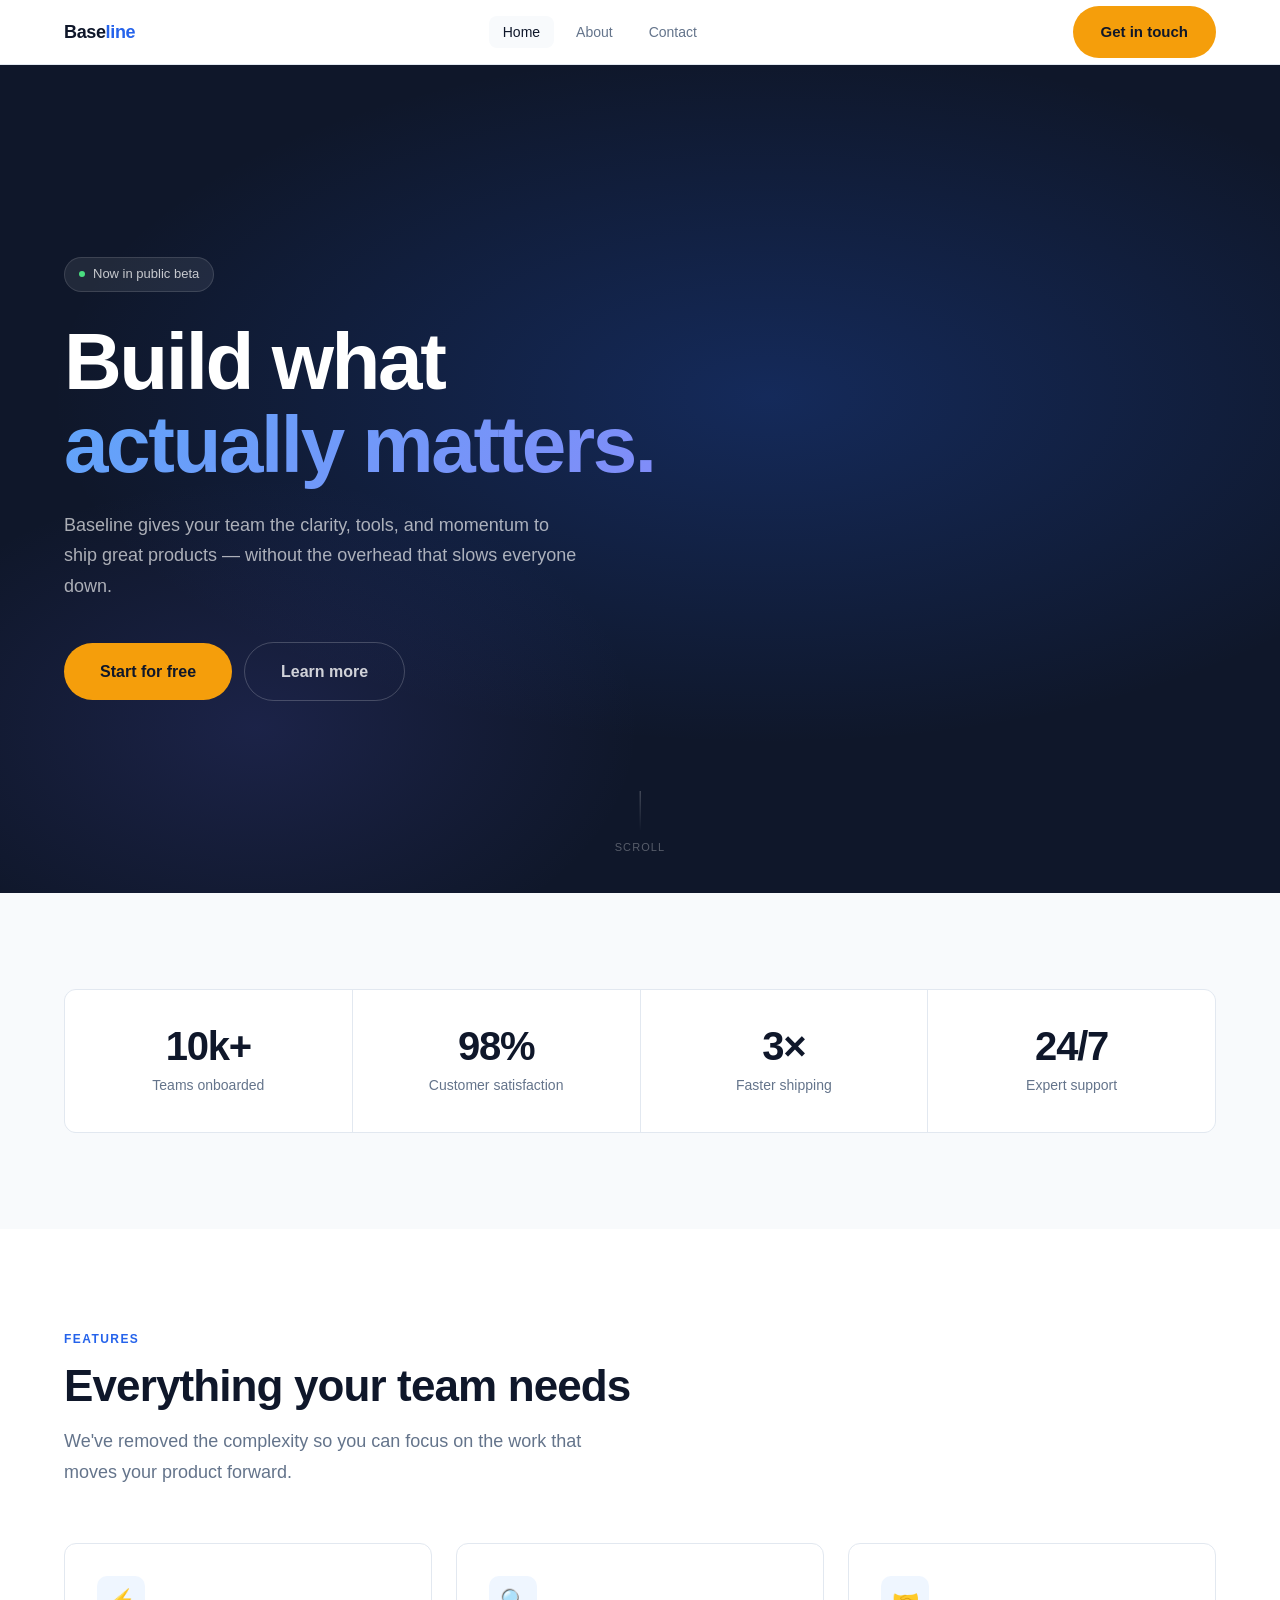
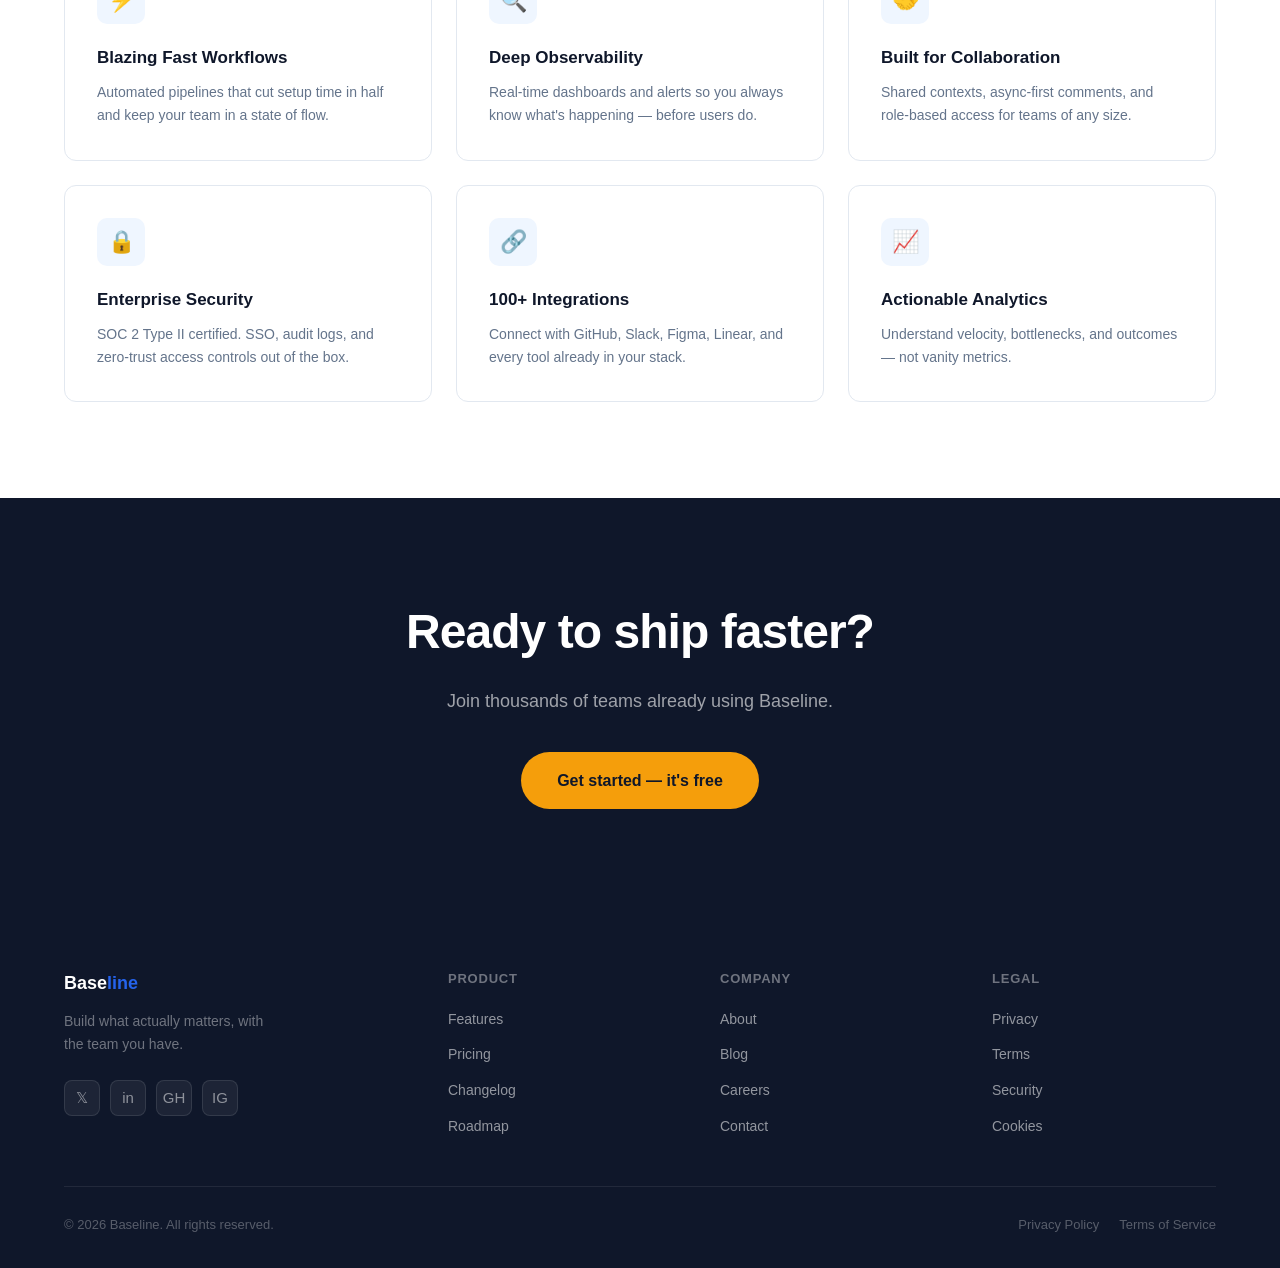
<file: index.html>
<!DOCTYPE html>
<html lang="en">
<head>
  <meta charset="UTF-8" />
  <meta name="viewport" content="width=device-width, initial-scale=1.0" />
  <title>Baseline — Build What Matters</title>
  <meta name="description" content="Baseline helps modern teams ship faster with the tools and workflows they actually need." />
  <link rel="stylesheet" href="css/styles.css" />
</head>
<body>

  <!-- Navigation -->
  <header class="nav">
    <div class="container">
      <div class="nav__inner">
        <a href="index.html" class="nav__logo">Base<span>line</span></a>
        <nav>
          <ul class="nav__links">
            <li><a href="index.html"   class="nav__link" data-page="index.html">Home</a></li>
            <li><a href="about.html"   class="nav__link" data-page="about.html">About</a></li>
            <li><a href="contact.html" class="nav__link" data-page="contact.html">Contact</a></li>
          </ul>
        </nav>
        <a href="contact.html" class="btn btn--primary nav__cta">Get in touch</a>
        <button class="nav__toggle" aria-label="Toggle menu" aria-expanded="false">
          <span></span><span></span><span></span>
        </button>
      </div>
      <div class="nav__mobile">
        <ul>
          <li><a href="index.html"   class="nav__link" data-page="index.html">Home</a></li>
          <li><a href="about.html"   class="nav__link" data-page="about.html">About</a></li>
          <li><a href="contact.html" class="nav__link" data-page="contact.html">Contact</a></li>
        </ul>
        <a href="contact.html" class="btn btn--primary">Get in touch</a>
      </div>
    </div>
  </header>

  <!-- Hero -->
  <section class="hero">
    <div class="container">
      <div class="hero__inner">
        <div class="hero__badge">
          <span class="hero__badge-dot"></span>
          Now in public beta
        </div>
        <h1 class="hero__headline">
          Build what<br><em>actually matters.</em>
        </h1>
        <p class="hero__subtext">
          Baseline gives your team the clarity, tools, and momentum to ship
          great products — without the overhead that slows everyone down.
        </p>
        <div class="hero__actions">
          <a href="contact.html" class="btn btn--primary btn--lg">Start for free</a>
          <a href="about.html"   class="btn btn--outline btn--lg">Learn more</a>
        </div>
      </div>
    </div>
    <div class="hero__scroll" aria-hidden="true">
      <div class="hero__scroll-line"></div>
      scroll
    </div>
  </section>

  <!-- Stats -->
  <section class="section section--alt">
    <div class="container">
      <div class="stats">
        <div class="stat">
          <div class="stat__number">10k+</div>
          <div class="stat__label">Teams onboarded</div>
        </div>
        <div class="stat">
          <div class="stat__number">98%</div>
          <div class="stat__label">Customer satisfaction</div>
        </div>
        <div class="stat">
          <div class="stat__number">3×</div>
          <div class="stat__label">Faster shipping</div>
        </div>
        <div class="stat">
          <div class="stat__number">24/7</div>
          <div class="stat__label">Expert support</div>
        </div>
      </div>
    </div>
  </section>

  <!-- Features -->
  <section class="section">
    <div class="container">
      <div class="section__header">
        <span class="section__label">Features</span>
        <h2 class="section__title">Everything your team needs</h2>
        <p class="section__subtitle">
          We've removed the complexity so you can focus on the work that moves your product forward.
        </p>
      </div>
      <div class="cards">
        <div class="card">
          <div class="card__icon">⚡</div>
          <h3 class="card__title">Blazing Fast Workflows</h3>
          <p class="card__text">Automated pipelines that cut setup time in half and keep your team in a state of flow.</p>
        </div>
        <div class="card">
          <div class="card__icon">🔍</div>
          <h3 class="card__title">Deep Observability</h3>
          <p class="card__text">Real-time dashboards and alerts so you always know what's happening — before users do.</p>
        </div>
        <div class="card">
          <div class="card__icon">🤝</div>
          <h3 class="card__title">Built for Collaboration</h3>
          <p class="card__text">Shared contexts, async-first comments, and role-based access for teams of any size.</p>
        </div>
        <div class="card">
          <div class="card__icon">🔒</div>
          <h3 class="card__title">Enterprise Security</h3>
          <p class="card__text">SOC 2 Type II certified. SSO, audit logs, and zero-trust access controls out of the box.</p>
        </div>
        <div class="card">
          <div class="card__icon">🔗</div>
          <h3 class="card__title">100+ Integrations</h3>
          <p class="card__text">Connect with GitHub, Slack, Figma, Linear, and every tool already in your stack.</p>
        </div>
        <div class="card">
          <div class="card__icon">📈</div>
          <h3 class="card__title">Actionable Analytics</h3>
          <p class="card__text">Understand velocity, bottlenecks, and outcomes — not vanity metrics.</p>
        </div>
      </div>
    </div>
  </section>

  <!-- CTA Banner -->
  <section class="cta-banner">
    <div class="container">
      <h2 class="cta-banner__title">Ready to ship faster?</h2>
      <p class="cta-banner__sub">Join thousands of teams already using Baseline.</p>
      <a href="contact.html" class="btn btn--primary btn--lg">Get started — it's free</a>
    </div>
  </section>

  <!-- Footer -->
  <footer class="footer">
    <div class="container">
      <div class="footer__top">
        <div>
          <div class="footer__brand-name">Base<span>line</span></div>
          <p class="footer__tagline">Build what actually matters, with the team you have.</p>
          <div class="footer__socials">
            <a href="#" class="footer__social" aria-label="Twitter / X">𝕏</a>
            <a href="#" class="footer__social" aria-label="LinkedIn">in</a>
            <a href="#" class="footer__social" aria-label="GitHub">GH</a>
            <a href="#" class="footer__social" aria-label="Instagram">IG</a>
          </div>
        </div>
        <div>
          <div class="footer__col-title">Product</div>
          <ul class="footer__col-links">
            <li><a href="#" class="footer__col-link">Features</a></li>
            <li><a href="#" class="footer__col-link">Pricing</a></li>
            <li><a href="#" class="footer__col-link">Changelog</a></li>
            <li><a href="#" class="footer__col-link">Roadmap</a></li>
          </ul>
        </div>
        <div>
          <div class="footer__col-title">Company</div>
          <ul class="footer__col-links">
            <li><a href="about.html"   class="footer__col-link">About</a></li>
            <li><a href="#"            class="footer__col-link">Blog</a></li>
            <li><a href="#"            class="footer__col-link">Careers</a></li>
            <li><a href="contact.html" class="footer__col-link">Contact</a></li>
          </ul>
        </div>
        <div>
          <div class="footer__col-title">Legal</div>
          <ul class="footer__col-links">
            <li><a href="#" class="footer__col-link">Privacy</a></li>
            <li><a href="#" class="footer__col-link">Terms</a></li>
            <li><a href="#" class="footer__col-link">Security</a></li>
            <li><a href="#" class="footer__col-link">Cookies</a></li>
          </ul>
        </div>
      </div>
      <div class="footer__bottom">
        <span class="footer__copy">© 2026 Baseline. All rights reserved.</span>
        <div class="footer__bottom-links">
          <a href="#" class="footer__bottom-link">Privacy Policy</a>
          <a href="#" class="footer__bottom-link">Terms of Service</a>
        </div>
      </div>
    </div>
  </footer>

  <script src="js/main.js"></script>
</body>
</html>
</file>
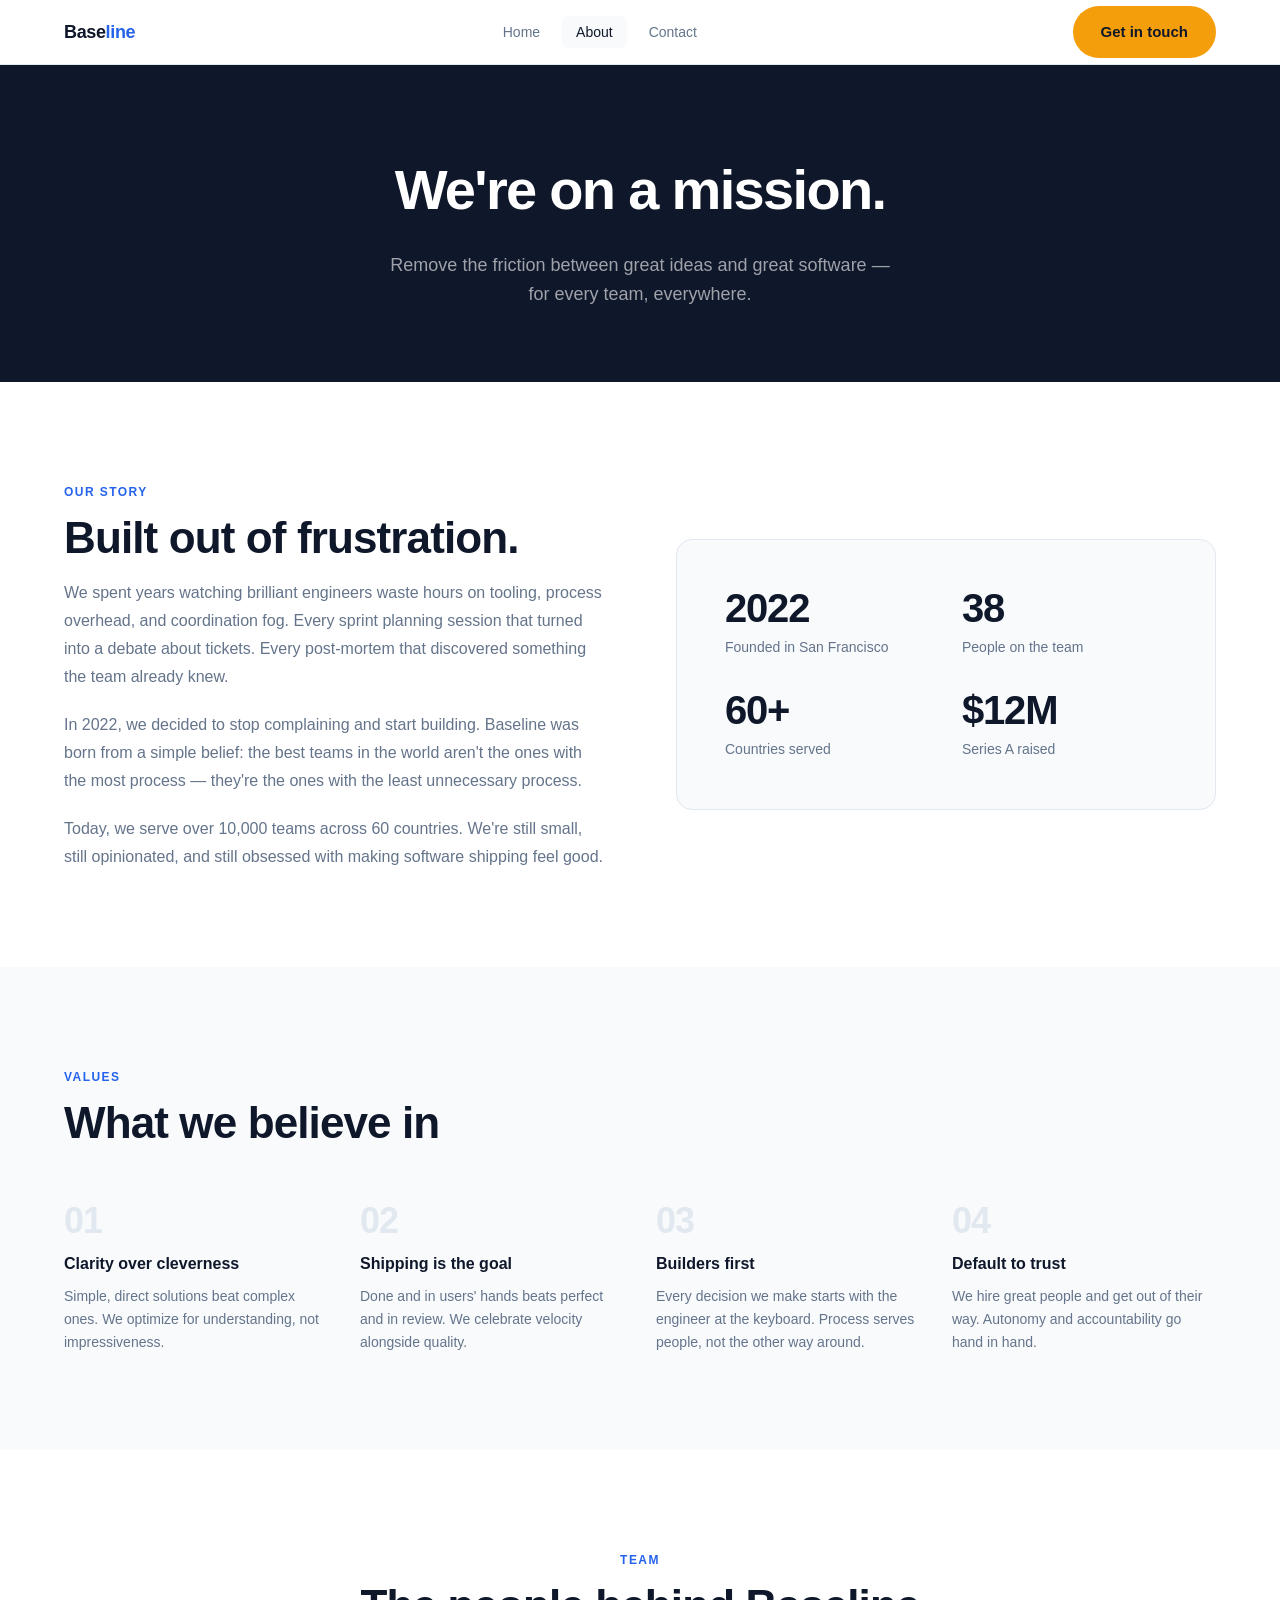
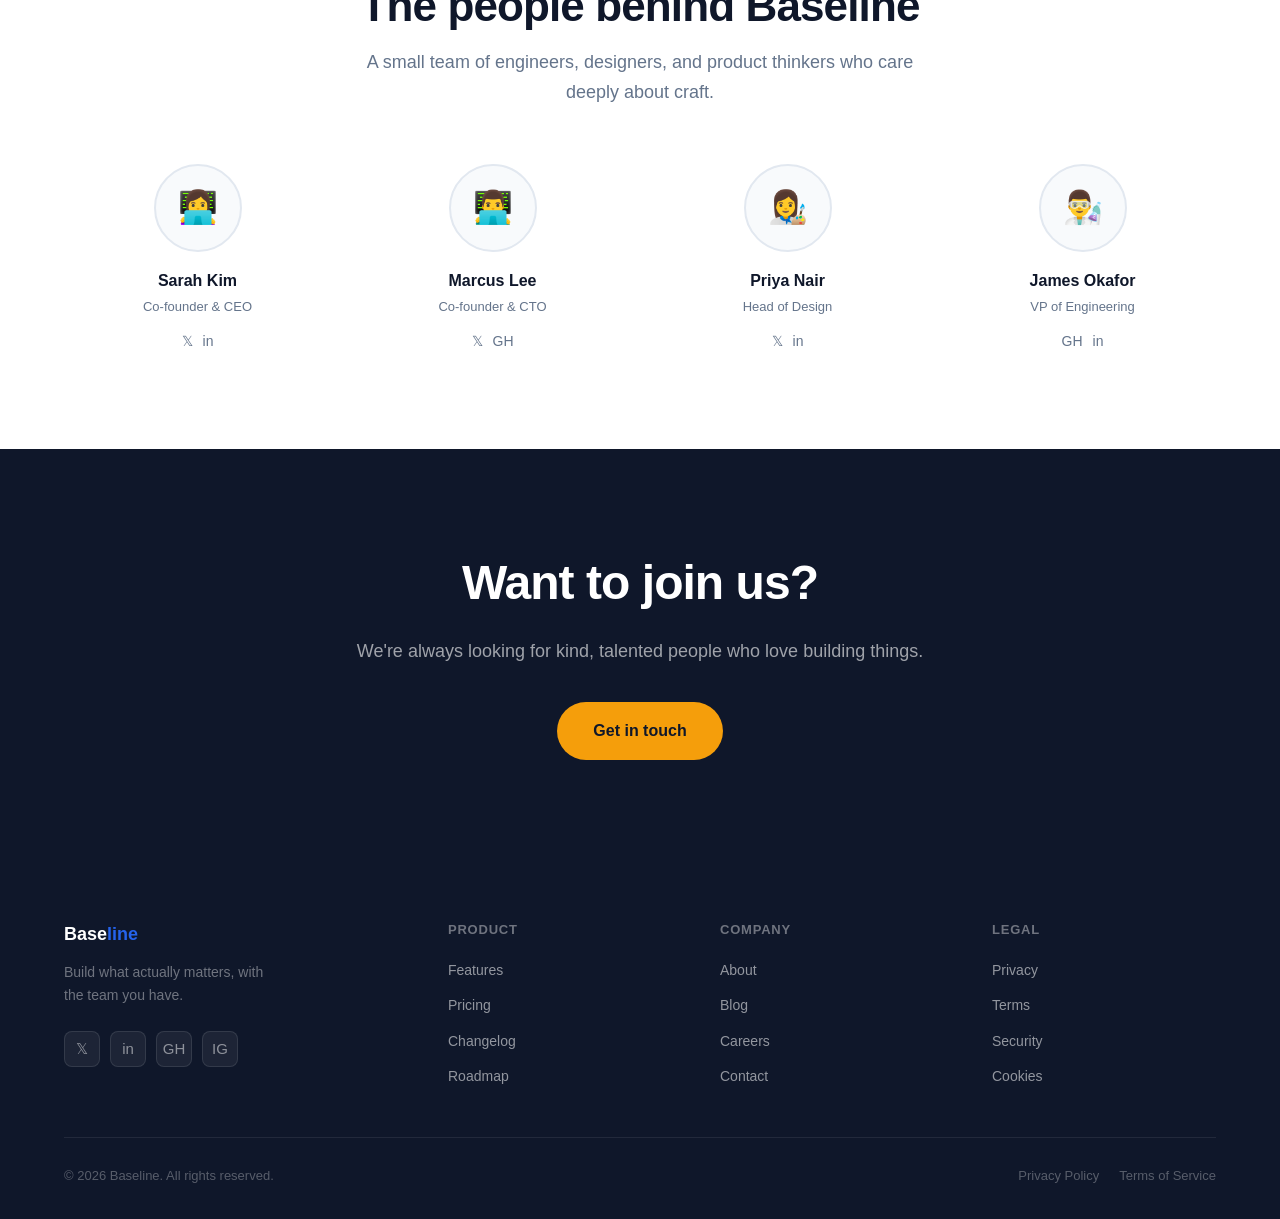
<file: about.html>
<!DOCTYPE html>
<html lang="en">
<head>
  <meta charset="UTF-8" />
  <meta name="viewport" content="width=device-width, initial-scale=1.0" />
  <title>About — Baseline</title>
  <meta name="description" content="We're a small team on a mission to remove the friction between great ideas and great software." />
  <link rel="stylesheet" href="css/styles.css" />
</head>
<body>

  <!-- Navigation -->
  <header class="nav">
    <div class="container">
      <div class="nav__inner">
        <a href="index.html" class="nav__logo">Base<span>line</span></a>
        <nav>
          <ul class="nav__links">
            <li><a href="index.html"   class="nav__link" data-page="index.html">Home</a></li>
            <li><a href="about.html"   class="nav__link" data-page="about.html">About</a></li>
            <li><a href="contact.html" class="nav__link" data-page="contact.html">Contact</a></li>
          </ul>
        </nav>
        <a href="contact.html" class="btn btn--primary nav__cta">Get in touch</a>
        <button class="nav__toggle" aria-label="Toggle menu" aria-expanded="false">
          <span></span><span></span><span></span>
        </button>
      </div>
      <div class="nav__mobile">
        <ul>
          <li><a href="index.html"   class="nav__link" data-page="index.html">Home</a></li>
          <li><a href="about.html"   class="nav__link" data-page="about.html">About</a></li>
          <li><a href="contact.html" class="nav__link" data-page="contact.html">Contact</a></li>
        </ul>
        <a href="contact.html" class="btn btn--primary">Get in touch</a>
      </div>
    </div>
  </header>

  <!-- Page Hero -->
  <section class="page-hero">
    <div class="container">
      <h1 class="page-hero__title">We're on a mission.</h1>
      <p class="page-hero__subtitle">
        Remove the friction between great ideas and great software — for every team, everywhere.
      </p>
    </div>
  </section>

  <!-- Story -->
  <section class="section">
    <div class="container">
      <div style="display:grid; grid-template-columns:1fr 1fr; gap:72px; align-items:center;">
        <div>
          <span class="section__label">Our story</span>
          <h2 class="section__title">Built out of frustration.</h2>
          <p style="color:var(--color-muted); line-height:1.75; margin-bottom:20px;">
            We spent years watching brilliant engineers waste hours on tooling, process overhead,
            and coordination fog. Every sprint planning session that turned into a debate about
            tickets. Every post-mortem that discovered something the team already knew.
          </p>
          <p style="color:var(--color-muted); line-height:1.75; margin-bottom:20px;">
            In 2022, we decided to stop complaining and start building. Baseline was born from
            a simple belief: the best teams in the world aren't the ones with the most process
            — they're the ones with the least unnecessary process.
          </p>
          <p style="color:var(--color-muted); line-height:1.75;">
            Today, we serve over 10,000 teams across 60 countries. We're still small,
            still opinionated, and still obsessed with making software shipping feel good.
          </p>
        </div>
        <div style="background:var(--color-bg-alt); border-radius:16px; padding:48px; border:1px solid var(--color-border);">
          <div class="stats" style="border:none; border-radius:0; background:none; gap:32px;">
            <div class="stat" style="padding:0; text-align:left; background:none;">
              <div class="stat__number">2022</div>
              <div class="stat__label">Founded in San Francisco</div>
            </div>
            <div class="stat" style="padding:0; text-align:left; background:none;">
              <div class="stat__number">38</div>
              <div class="stat__label">People on the team</div>
            </div>
            <div class="stat" style="padding:0; text-align:left; background:none;">
              <div class="stat__number">60+</div>
              <div class="stat__label">Countries served</div>
            </div>
            <div class="stat" style="padding:0; text-align:left; background:none;">
              <div class="stat__number">$12M</div>
              <div class="stat__label">Series A raised</div>
            </div>
          </div>
        </div>
      </div>
    </div>
  </section>

  <!-- Values -->
  <section class="section section--alt">
    <div class="container">
      <div class="section__header">
        <span class="section__label">Values</span>
        <h2 class="section__title">What we believe in</h2>
      </div>
      <div class="values">
        <div>
          <div class="value__number">01</div>
          <h3 class="value__title">Clarity over cleverness</h3>
          <p class="value__text">Simple, direct solutions beat complex ones. We optimize for understanding, not impressiveness.</p>
        </div>
        <div>
          <div class="value__number">02</div>
          <h3 class="value__title">Shipping is the goal</h3>
          <p class="value__text">Done and in users' hands beats perfect and in review. We celebrate velocity alongside quality.</p>
        </div>
        <div>
          <div class="value__number">03</div>
          <h3 class="value__title">Builders first</h3>
          <p class="value__text">Every decision we make starts with the engineer at the keyboard. Process serves people, not the other way around.</p>
        </div>
        <div>
          <div class="value__number">04</div>
          <h3 class="value__title">Default to trust</h3>
          <p class="value__text">We hire great people and get out of their way. Autonomy and accountability go hand in hand.</p>
        </div>
      </div>
    </div>
  </section>

  <!-- Team -->
  <section class="section">
    <div class="container">
      <div class="section__header section__header--center">
        <span class="section__label">Team</span>
        <h2 class="section__title">The people behind Baseline</h2>
        <p class="section__subtitle">A small team of engineers, designers, and product thinkers who care deeply about craft.</p>
      </div>
      <div class="team">
        <div class="team-card">
          <div class="team-card__avatar">👩‍💻</div>
          <div class="team-card__name">Sarah Kim</div>
          <div class="team-card__role">Co-founder & CEO</div>
          <div class="team-card__socials">
            <a href="#" class="team-card__social">𝕏</a>
            <a href="#" class="team-card__social">in</a>
          </div>
        </div>
        <div class="team-card">
          <div class="team-card__avatar">👨‍💻</div>
          <div class="team-card__name">Marcus Lee</div>
          <div class="team-card__role">Co-founder & CTO</div>
          <div class="team-card__socials">
            <a href="#" class="team-card__social">𝕏</a>
            <a href="#" class="team-card__social">GH</a>
          </div>
        </div>
        <div class="team-card">
          <div class="team-card__avatar">👩‍🎨</div>
          <div class="team-card__name">Priya Nair</div>
          <div class="team-card__role">Head of Design</div>
          <div class="team-card__socials">
            <a href="#" class="team-card__social">𝕏</a>
            <a href="#" class="team-card__social">in</a>
          </div>
        </div>
        <div class="team-card">
          <div class="team-card__avatar">👨‍🔬</div>
          <div class="team-card__name">James Okafor</div>
          <div class="team-card__role">VP of Engineering</div>
          <div class="team-card__socials">
            <a href="#" class="team-card__social">GH</a>
            <a href="#" class="team-card__social">in</a>
          </div>
        </div>
      </div>
    </div>
  </section>

  <!-- CTA Banner -->
  <section class="cta-banner">
    <div class="container">
      <h2 class="cta-banner__title">Want to join us?</h2>
      <p class="cta-banner__sub">We're always looking for kind, talented people who love building things.</p>
      <a href="contact.html" class="btn btn--primary btn--lg">Get in touch</a>
    </div>
  </section>

  <!-- Footer -->
  <footer class="footer">
    <div class="container">
      <div class="footer__top">
        <div>
          <div class="footer__brand-name">Base<span>line</span></div>
          <p class="footer__tagline">Build what actually matters, with the team you have.</p>
          <div class="footer__socials">
            <a href="#" class="footer__social" aria-label="Twitter / X">𝕏</a>
            <a href="#" class="footer__social" aria-label="LinkedIn">in</a>
            <a href="#" class="footer__social" aria-label="GitHub">GH</a>
            <a href="#" class="footer__social" aria-label="Instagram">IG</a>
          </div>
        </div>
        <div>
          <div class="footer__col-title">Product</div>
          <ul class="footer__col-links">
            <li><a href="#" class="footer__col-link">Features</a></li>
            <li><a href="#" class="footer__col-link">Pricing</a></li>
            <li><a href="#" class="footer__col-link">Changelog</a></li>
            <li><a href="#" class="footer__col-link">Roadmap</a></li>
          </ul>
        </div>
        <div>
          <div class="footer__col-title">Company</div>
          <ul class="footer__col-links">
            <li><a href="about.html"   class="footer__col-link">About</a></li>
            <li><a href="#"            class="footer__col-link">Blog</a></li>
            <li><a href="#"            class="footer__col-link">Careers</a></li>
            <li><a href="contact.html" class="footer__col-link">Contact</a></li>
          </ul>
        </div>
        <div>
          <div class="footer__col-title">Legal</div>
          <ul class="footer__col-links">
            <li><a href="#" class="footer__col-link">Privacy</a></li>
            <li><a href="#" class="footer__col-link">Terms</a></li>
            <li><a href="#" class="footer__col-link">Security</a></li>
            <li><a href="#" class="footer__col-link">Cookies</a></li>
          </ul>
        </div>
      </div>
      <div class="footer__bottom">
        <span class="footer__copy">© 2026 Baseline. All rights reserved.</span>
        <div class="footer__bottom-links">
          <a href="#" class="footer__bottom-link">Privacy Policy</a>
          <a href="#" class="footer__bottom-link">Terms of Service</a>
        </div>
      </div>
    </div>
  </footer>

  <script src="js/main.js"></script>
</body>
</html>
</file>
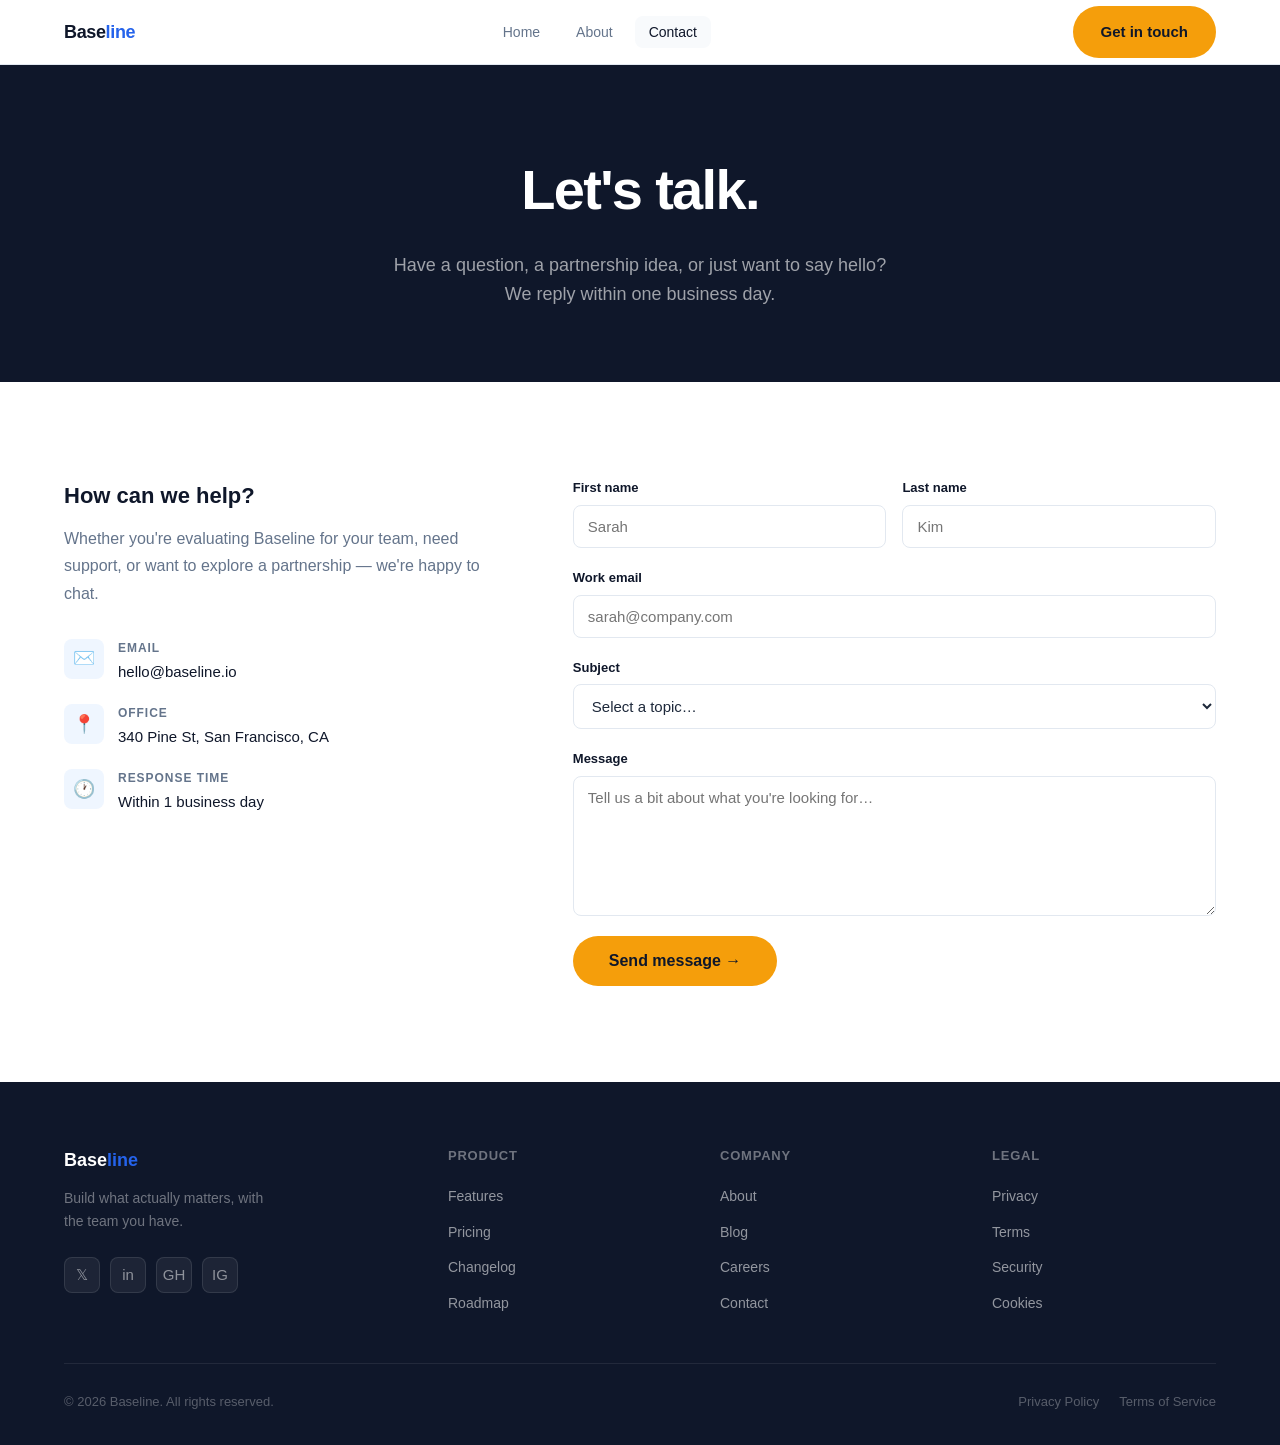
<file: contact.html>
<!DOCTYPE html>
<html lang="en">
<head>
  <meta charset="UTF-8" />
  <meta name="viewport" content="width=device-width, initial-scale=1.0" />
  <title>Contact — Baseline</title>
  <meta name="description" content="Have a question or ready to get started? We'd love to hear from you." />
  <link rel="stylesheet" href="css/styles.css" />
</head>
<body>

  <!-- Navigation -->
  <header class="nav">
    <div class="container">
      <div class="nav__inner">
        <a href="index.html" class="nav__logo">Base<span>line</span></a>
        <nav>
          <ul class="nav__links">
            <li><a href="index.html"   class="nav__link" data-page="index.html">Home</a></li>
            <li><a href="about.html"   class="nav__link" data-page="about.html">About</a></li>
            <li><a href="contact.html" class="nav__link" data-page="contact.html">Contact</a></li>
          </ul>
        </nav>
        <a href="contact.html" class="btn btn--primary nav__cta">Get in touch</a>
        <button class="nav__toggle" aria-label="Toggle menu" aria-expanded="false">
          <span></span><span></span><span></span>
        </button>
      </div>
      <div class="nav__mobile">
        <ul>
          <li><a href="index.html"   class="nav__link" data-page="index.html">Home</a></li>
          <li><a href="about.html"   class="nav__link" data-page="about.html">About</a></li>
          <li><a href="contact.html" class="nav__link" data-page="contact.html">Contact</a></li>
        </ul>
        <a href="contact.html" class="btn btn--primary">Get in touch</a>
      </div>
    </div>
  </header>

  <!-- Page Hero -->
  <section class="page-hero">
    <div class="container">
      <h1 class="page-hero__title">Let's talk.</h1>
      <p class="page-hero__subtitle">
        Have a question, a partnership idea, or just want to say hello? We reply within one business day.
      </p>
    </div>
  </section>

  <!-- Contact -->
  <section class="section">
    <div class="container">
      <div class="contact-layout">

        <!-- Info -->
        <div>
          <h2 class="contact-info__title">How can we help?</h2>
          <p class="contact-info__text">
            Whether you're evaluating Baseline for your team, need support, or want to explore
            a partnership — we're happy to chat.
          </p>
          <div class="contact-details">
            <div class="contact-detail">
              <div class="contact-detail__icon">✉️</div>
              <div>
                <div class="contact-detail__label">Email</div>
                <div class="contact-detail__value">hello@baseline.io</div>
              </div>
            </div>
            <div class="contact-detail">
              <div class="contact-detail__icon">📍</div>
              <div>
                <div class="contact-detail__label">Office</div>
                <div class="contact-detail__value">340 Pine St, San Francisco, CA</div>
              </div>
            </div>
            <div class="contact-detail">
              <div class="contact-detail__icon">🕐</div>
              <div>
                <div class="contact-detail__label">Response time</div>
                <div class="contact-detail__value">Within 1 business day</div>
              </div>
            </div>
          </div>
        </div>

        <!-- Form -->
        <div>
          <form class="form" id="contact-form" novalidate>
            <div class="form-row">
              <div class="form-group">
                <label for="first-name">First name</label>
                <input type="text" id="first-name" name="first_name" placeholder="Sarah" required />
                <span class="error-msg">Please enter your first name.</span>
              </div>
              <div class="form-group">
                <label for="last-name">Last name</label>
                <input type="text" id="last-name" name="last_name" placeholder="Kim" required />
                <span class="error-msg">Please enter your last name.</span>
              </div>
            </div>
            <div class="form-group">
              <label for="email">Work email</label>
              <input type="email" id="email" name="email" placeholder="sarah@company.com" required />
              <span class="error-msg">Please enter a valid email address.</span>
            </div>
            <div class="form-group">
              <label for="subject">Subject</label>
              <select id="subject" name="subject" required>
                <option value="">Select a topic…</option>
                <option value="demo">Request a demo</option>
                <option value="pricing">Pricing question</option>
                <option value="support">Technical support</option>
                <option value="partnership">Partnership</option>
                <option value="other">Something else</option>
              </select>
              <span class="error-msg">Please select a subject.</span>
            </div>
            <div class="form-group">
              <label for="message">Message</label>
              <textarea id="message" name="message" placeholder="Tell us a bit about what you're looking for…" required></textarea>
              <span class="error-msg">Please enter your message.</span>
            </div>
            <button type="submit" class="btn btn--primary btn--lg" style="align-self:flex-start;">
              Send message →
            </button>
          </form>

          <div class="form__success" id="form-success">
            <div class="form__success-icon">✅</div>
            <div class="form__success-title">Message sent!</div>
            <p class="form__success-text">Thanks for reaching out. We'll get back to you within one business day.</p>
          </div>
        </div>

      </div>
    </div>
  </section>

  <!-- Footer -->
  <footer class="footer">
    <div class="container">
      <div class="footer__top">
        <div>
          <div class="footer__brand-name">Base<span>line</span></div>
          <p class="footer__tagline">Build what actually matters, with the team you have.</p>
          <div class="footer__socials">
            <a href="#" class="footer__social" aria-label="Twitter / X">𝕏</a>
            <a href="#" class="footer__social" aria-label="LinkedIn">in</a>
            <a href="#" class="footer__social" aria-label="GitHub">GH</a>
            <a href="#" class="footer__social" aria-label="Instagram">IG</a>
          </div>
        </div>
        <div>
          <div class="footer__col-title">Product</div>
          <ul class="footer__col-links">
            <li><a href="#" class="footer__col-link">Features</a></li>
            <li><a href="#" class="footer__col-link">Pricing</a></li>
            <li><a href="#" class="footer__col-link">Changelog</a></li>
            <li><a href="#" class="footer__col-link">Roadmap</a></li>
          </ul>
        </div>
        <div>
          <div class="footer__col-title">Company</div>
          <ul class="footer__col-links">
            <li><a href="about.html"   class="footer__col-link">About</a></li>
            <li><a href="#"            class="footer__col-link">Blog</a></li>
            <li><a href="#"            class="footer__col-link">Careers</a></li>
            <li><a href="contact.html" class="footer__col-link">Contact</a></li>
          </ul>
        </div>
        <div>
          <div class="footer__col-title">Legal</div>
          <ul class="footer__col-links">
            <li><a href="#" class="footer__col-link">Privacy</a></li>
            <li><a href="#" class="footer__col-link">Terms</a></li>
            <li><a href="#" class="footer__col-link">Security</a></li>
            <li><a href="#" class="footer__col-link">Cookies</a></li>
          </ul>
        </div>
      </div>
      <div class="footer__bottom">
        <span class="footer__copy">© 2026 Baseline. All rights reserved.</span>
        <div class="footer__bottom-links">
          <a href="#" class="footer__bottom-link">Privacy Policy</a>
          <a href="#" class="footer__bottom-link">Terms of Service</a>
        </div>
      </div>
    </div>
  </footer>

  <script src="js/main.js"></script>
</body>
</html>
</file>
<file: css/styles.css>
/* ─── Variables ─────────────────────────────────────────── */
:root {
  --color-dark:        #0f172a;
  --color-dark-muted:  #1e293b;
  --color-accent:      #2563eb;
  --color-accent-dark: #1d4ed8;
  --color-text:        #1e293b;
  --color-muted:       #64748b;
  --color-border:      #e2e8f0;
  --color-bg:          #ffffff;
  --color-bg-alt:      #f8fafc;

  --font: -apple-system, BlinkMacSystemFont, 'Segoe UI', Roboto, 'Helvetica Neue', Arial, sans-serif;
  --radius: 8px;
  --shadow: 0 1px 3px rgba(0,0,0,.08), 0 4px 16px rgba(0,0,0,.06);
  --transition: 0.2s ease;
  --max-width: 1200px;
}

/* ─── Reset ─────────────────────────────────────────────── */
*, *::before, *::after { box-sizing: border-box; margin: 0; padding: 0; }
html { scroll-behavior: smooth; }
body {
  font-family: var(--font);
  font-size: 16px;
  line-height: 1.6;
  color: var(--color-text);
  background: var(--color-bg);
  -webkit-font-smoothing: antialiased;
}
img { display: block; max-width: 100%; }
a { color: inherit; text-decoration: none; }
button { font-family: var(--font); cursor: pointer; border: none; }
ul { list-style: none; }

/* ─── Utility ───────────────────────────────────────────── */
.container {
  width: 100%;
  max-width: var(--max-width);
  margin: 0 auto;
  padding: 0 24px;
}
.section { padding: 96px 0; }
.section--alt { background: var(--color-bg-alt); }
.section__label {
  display: inline-block;
  font-size: 12px;
  font-weight: 700;
  letter-spacing: .12em;
  text-transform: uppercase;
  color: var(--color-accent);
  margin-bottom: 12px;
}
.section__title {
  font-size: clamp(28px, 4vw, 44px);
  font-weight: 800;
  letter-spacing: -.02em;
  line-height: 1.1;
  color: var(--color-dark);
  margin-bottom: 16px;
}
.section__subtitle {
  font-size: 18px;
  color: var(--color-muted);
  max-width: 560px;
  line-height: 1.7;
}
.section__header { margin-bottom: 56px; }
.section__header--center { text-align: center; }
.section__header--center .section__subtitle { margin: 0 auto; }

/* ─── Buttons ───────────────────────────────────────────── */
.btn {
  display: inline-flex;
  align-items: center;
  gap: 8px;
  padding: 14px 28px;
  border-radius: 100px;
  font-size: 15px;
  font-weight: 600;
  transition: background var(--transition), transform var(--transition), box-shadow var(--transition);
}
.btn--primary {
  background: #f59e0b;
  color: #0f172a;
}
.btn--primary:hover {
  background: #d97706;
  transform: translateY(-1px);
  box-shadow: 0 4px 12px rgba(245,158,11,.4);
}
.btn--outline {
  background: transparent;
  color: var(--color-dark);
  border: 1.5px solid var(--color-border);
}
.btn--outline:hover {
  border-color: var(--color-dark);
  transform: translateY(-1px);
}
.btn--lg { padding: 16px 36px; font-size: 16px; }

/* ─── Navigation ────────────────────────────────────────── */
.nav {
  position: sticky;
  top: 0;
  z-index: 100;
  background: rgba(255,255,255,.92);
  backdrop-filter: blur(12px);
  -webkit-backdrop-filter: blur(12px);
  border-bottom: 1px solid var(--color-border);
}
.nav__inner {
  display: flex;
  align-items: center;
  justify-content: space-between;
  height: 64px;
}
.nav__logo {
  font-size: 18px;
  font-weight: 800;
  letter-spacing: -.02em;
  color: var(--color-dark);
}
.nav__logo span { color: var(--color-accent); }
.nav__links {
  display: flex;
  align-items: center;
  gap: 8px;
}
.nav__link {
  padding: 8px 14px;
  border-radius: var(--radius);
  font-size: 14px;
  font-weight: 500;
  color: var(--color-muted);
  transition: color var(--transition), background var(--transition);
}
.nav__link:hover, .nav__link.active {
  color: var(--color-dark);
  background: var(--color-bg-alt);
}
.nav__cta { margin-left: 8px; }
.nav__toggle {
  display: none;
  flex-direction: column;
  gap: 5px;
  background: none;
  padding: 4px;
}
.nav__toggle span {
  display: block;
  width: 22px;
  height: 2px;
  background: var(--color-dark);
  border-radius: 2px;
  transition: transform var(--transition), opacity var(--transition);
}
.nav__toggle.open span:nth-child(1) { transform: translateY(7px) rotate(45deg); }
.nav__toggle.open span:nth-child(2) { opacity: 0; }
.nav__toggle.open span:nth-child(3) { transform: translateY(-7px) rotate(-45deg); }
.nav__mobile {
  display: none;
  padding: 16px 0;
  border-top: 1px solid var(--color-border);
}
.nav__mobile.open { display: block; }
.nav__mobile .nav__link {
  display: block;
  padding: 12px 0;
  font-size: 16px;
  border-radius: 0;
  border-bottom: 1px solid var(--color-border);
}
.nav__mobile .btn { width: 100%; justify-content: center; margin-top: 16px; }

/* ─── Hero ──────────────────────────────────────────────── */
.hero {
  position: relative;
  min-height: 92vh;
  display: flex;
  align-items: center;
  background: var(--color-dark);
  overflow: hidden;
}
.hero::before {
  content: '';
  position: absolute;
  inset: 0;
  background:
    radial-gradient(ellipse 80% 60% at 60% 40%, rgba(37,99,235,.25) 0%, transparent 70%),
    radial-gradient(ellipse 50% 50% at 20% 80%, rgba(99,102,241,.15) 0%, transparent 60%);
}
.hero__inner {
  position: relative;
  z-index: 1;
  max-width: 680px;
}
.hero__badge {
  display: inline-flex;
  align-items: center;
  gap: 8px;
  background: rgba(255,255,255,.08);
  border: 1px solid rgba(255,255,255,.12);
  color: rgba(255,255,255,.75);
  font-size: 13px;
  font-weight: 500;
  padding: 6px 14px;
  border-radius: 100px;
  margin-bottom: 28px;
}
.hero__badge-dot {
  width: 6px; height: 6px;
  background: #4ade80;
  border-radius: 50%;
}
.hero__headline {
  font-size: clamp(44px, 7vw, 80px);
  font-weight: 800;
  line-height: 1.04;
  letter-spacing: -.03em;
  color: #fff;
  margin-bottom: 24px;
}
.hero__headline em {
  font-style: normal;
  background: linear-gradient(135deg, #60a5fa, #818cf8);
  -webkit-background-clip: text;
  -webkit-text-fill-color: transparent;
  background-clip: text;
}
.hero__subtext {
  font-size: 18px;
  color: rgba(255,255,255,.65);
  line-height: 1.7;
  margin-bottom: 40px;
  max-width: 520px;
}
.hero__actions {
  display: flex;
  flex-wrap: wrap;
  gap: 12px;
  align-items: center;
}
.hero__actions .btn--outline {
  color: rgba(255,255,255,.8);
  border-color: rgba(255,255,255,.2);
}
.hero__actions .btn--outline:hover {
  color: #fff;
  border-color: rgba(255,255,255,.5);
}
.hero__scroll {
  position: absolute;
  bottom: 36px;
  left: 50%;
  transform: translateX(-50%);
  display: flex;
  flex-direction: column;
  align-items: center;
  gap: 8px;
  color: rgba(255,255,255,.3);
  font-size: 11px;
  letter-spacing: .1em;
  text-transform: uppercase;
}
.hero__scroll-line {
  width: 1px;
  height: 40px;
  background: linear-gradient(to bottom, rgba(255,255,255,.3), transparent);
}

/* ─── Page Hero (inner pages) ───────────────────────────── */
.page-hero {
  background: var(--color-dark);
  padding: 80px 0 72px;
  text-align: center;
}
.page-hero__title {
  font-size: clamp(32px, 5vw, 56px);
  font-weight: 800;
  letter-spacing: -.03em;
  color: #fff;
  margin-bottom: 16px;
}
.page-hero__subtitle {
  font-size: 18px;
  color: rgba(255,255,255,.6);
  max-width: 500px;
  margin: 0 auto;
  line-height: 1.65;
}

/* ─── Feature Cards ─────────────────────────────────────── */
.cards {
  display: grid;
  grid-template-columns: repeat(auto-fit, minmax(280px, 1fr));
  gap: 24px;
}
.card {
  background: var(--color-bg);
  border: 1px solid var(--color-border);
  border-radius: 12px;
  padding: 32px;
  transition: box-shadow var(--transition), transform var(--transition);
}
.card:hover {
  box-shadow: var(--shadow);
  transform: translateY(-3px);
}
.card__icon {
  width: 48px; height: 48px;
  background: #eff6ff;
  border-radius: 10px;
  display: flex;
  align-items: center;
  justify-content: center;
  font-size: 22px;
  margin-bottom: 20px;
}
.card__title {
  font-size: 17px;
  font-weight: 700;
  color: var(--color-dark);
  margin-bottom: 10px;
}
.card__text {
  font-size: 14px;
  color: var(--color-muted);
  line-height: 1.65;
}

/* ─── Stats ─────────────────────────────────────────────── */
.stats {
  display: grid;
  grid-template-columns: repeat(auto-fit, minmax(180px, 1fr));
  gap: 1px;
  background: var(--color-border);
  border: 1px solid var(--color-border);
  border-radius: 12px;
  overflow: hidden;
}
.stat {
  background: var(--color-bg);
  padding: 36px 32px;
  text-align: center;
}
.stat__number {
  font-size: 40px;
  font-weight: 800;
  letter-spacing: -.03em;
  color: var(--color-dark);
  line-height: 1;
  margin-bottom: 8px;
}
.stat__label {
  font-size: 14px;
  color: var(--color-muted);
}

/* ─── CTA Banner ────────────────────────────────────────── */
.cta-banner {
  background: var(--color-dark);
  padding: 96px 0;
  text-align: center;
}
.cta-banner__title {
  font-size: clamp(28px, 4vw, 48px);
  font-weight: 800;
  letter-spacing: -.02em;
  color: #fff;
  margin-bottom: 16px;
}
.cta-banner__sub {
  font-size: 18px;
  color: rgba(255,255,255,.6);
  margin-bottom: 36px;
}

/* ─── Team Cards ────────────────────────────────────────── */
.team {
  display: grid;
  grid-template-columns: repeat(auto-fit, minmax(220px, 1fr));
  gap: 28px;
}
.team-card {
  text-align: center;
}
.team-card__avatar {
  width: 88px; height: 88px;
  border-radius: 50%;
  margin: 0 auto 16px;
  font-size: 32px;
  display: flex;
  align-items: center;
  justify-content: center;
  background: var(--color-bg-alt);
  border: 2px solid var(--color-border);
}
.team-card__name {
  font-size: 16px;
  font-weight: 700;
  color: var(--color-dark);
  margin-bottom: 4px;
}
.team-card__role {
  font-size: 13px;
  color: var(--color-muted);
  margin-bottom: 12px;
}
.team-card__socials {
  display: flex;
  justify-content: center;
  gap: 10px;
}
.team-card__social {
  color: var(--color-muted);
  font-size: 14px;
  transition: color var(--transition);
}
.team-card__social:hover { color: var(--color-accent); }

/* ─── Values ────────────────────────────────────────────── */
.values {
  display: grid;
  grid-template-columns: repeat(auto-fit, minmax(260px, 1fr));
  gap: 32px;
}
.value__number {
  font-size: 36px;
  font-weight: 800;
  color: var(--color-border);
  letter-spacing: -.03em;
  line-height: 1;
  margin-bottom: 12px;
}
.value__title {
  font-size: 16px;
  font-weight: 700;
  color: var(--color-dark);
  margin-bottom: 8px;
}
.value__text {
  font-size: 14px;
  color: var(--color-muted);
  line-height: 1.65;
}

/* ─── Contact Form ──────────────────────────────────────── */
.contact-layout {
  display: grid;
  grid-template-columns: 1fr 1.5fr;
  gap: 80px;
  align-items: start;
}
.contact-info__title {
  font-size: 22px;
  font-weight: 700;
  color: var(--color-dark);
  margin-bottom: 12px;
}
.contact-info__text {
  color: var(--color-muted);
  line-height: 1.7;
  margin-bottom: 32px;
}
.contact-details { display: flex; flex-direction: column; gap: 20px; }
.contact-detail {
  display: flex;
  align-items: flex-start;
  gap: 14px;
}
.contact-detail__icon {
  width: 40px; height: 40px;
  background: #eff6ff;
  border-radius: 8px;
  display: flex;
  align-items: center;
  justify-content: center;
  font-size: 18px;
  flex-shrink: 0;
}
.contact-detail__label {
  font-size: 12px;
  font-weight: 600;
  text-transform: uppercase;
  letter-spacing: .08em;
  color: var(--color-muted);
  margin-bottom: 2px;
}
.contact-detail__value {
  font-size: 15px;
  font-weight: 500;
  color: var(--color-dark);
}
.form { display: flex; flex-direction: column; gap: 20px; }
.form-row { display: grid; grid-template-columns: 1fr 1fr; gap: 16px; }
.form-group { display: flex; flex-direction: column; gap: 6px; }
.form-group label {
  font-size: 13px;
  font-weight: 600;
  color: var(--color-dark);
}
.form-group input,
.form-group textarea,
.form-group select {
  font-family: var(--font);
  font-size: 15px;
  color: var(--color-text);
  background: var(--color-bg);
  border: 1.5px solid var(--color-border);
  border-radius: var(--radius);
  padding: 12px 14px;
  width: 100%;
  transition: border-color var(--transition), box-shadow var(--transition);
  outline: none;
}
.form-group input:focus,
.form-group textarea:focus,
.form-group select:focus {
  border-color: var(--color-accent);
  box-shadow: 0 0 0 3px rgba(37,99,235,.1);
}
.form-group input.error,
.form-group textarea.error { border-color: #ef4444; }
.form-group .error-msg {
  font-size: 12px;
  color: #ef4444;
  display: none;
}
.form-group.has-error .error-msg { display: block; }
.form-group textarea { resize: vertical; min-height: 140px; }
.form__success {
  display: none;
  text-align: center;
  padding: 40px;
  background: #f0fdf4;
  border: 1.5px solid #86efac;
  border-radius: 12px;
}
.form__success-icon { font-size: 40px; margin-bottom: 12px; }
.form__success-title {
  font-size: 20px;
  font-weight: 700;
  color: #166534;
  margin-bottom: 8px;
}
.form__success-text { color: #15803d; }

/* ─── Footer ────────────────────────────────────────────── */
.footer {
  background: var(--color-dark);
  padding: 64px 0 32px;
}
.footer__top {
  display: grid;
  grid-template-columns: 1.5fr repeat(3, 1fr);
  gap: 48px;
  margin-bottom: 48px;
}
.footer__brand-name {
  font-size: 18px;
  font-weight: 800;
  color: #fff;
  margin-bottom: 12px;
}
.footer__brand-name span { color: var(--color-accent); }
.footer__tagline {
  font-size: 14px;
  color: rgba(255,255,255,.4);
  line-height: 1.65;
  max-width: 220px;
  margin-bottom: 24px;
}
.footer__socials {
  display: flex;
  gap: 10px;
}
.footer__social {
  width: 36px; height: 36px;
  background: rgba(255,255,255,.06);
  border: 1px solid rgba(255,255,255,.1);
  border-radius: 8px;
  display: flex;
  align-items: center;
  justify-content: center;
  color: rgba(255,255,255,.5);
  font-size: 15px;
  transition: background var(--transition), color var(--transition);
}
.footer__social:hover {
  background: var(--color-accent);
  color: #fff;
  border-color: var(--color-accent);
}
.footer__col-title {
  font-size: 13px;
  font-weight: 700;
  letter-spacing: .06em;
  text-transform: uppercase;
  color: rgba(255,255,255,.4);
  margin-bottom: 16px;
}
.footer__col-links { display: flex; flex-direction: column; gap: 10px; }
.footer__col-link {
  font-size: 14px;
  color: rgba(255,255,255,.55);
  transition: color var(--transition);
}
.footer__col-link:hover { color: #fff; }
.footer__bottom {
  border-top: 1px solid rgba(255,255,255,.08);
  padding-top: 28px;
  display: flex;
  align-items: center;
  justify-content: space-between;
}
.footer__copy {
  font-size: 13px;
  color: rgba(255,255,255,.3);
}
.footer__bottom-links {
  display: flex;
  gap: 20px;
}
.footer__bottom-link {
  font-size: 13px;
  color: rgba(255,255,255,.3);
  transition: color var(--transition);
}
.footer__bottom-link:hover { color: rgba(255,255,255,.7); }

/* ─── Responsive ────────────────────────────────────────── */
@media (max-width: 768px) {
  .nav__links, .nav__cta { display: none; }
  .nav__toggle { display: flex; }

  .hero { min-height: 100svh; }

  .contact-layout { grid-template-columns: 1fr; gap: 48px; }
  .form-row { grid-template-columns: 1fr; }

  .footer__top { grid-template-columns: 1fr 1fr; gap: 32px; }
  .footer__bottom { flex-direction: column; gap: 12px; text-align: center; }
}

@media (max-width: 480px) {
  .section { padding: 64px 0; }
  .footer__top { grid-template-columns: 1fr; }
  .hero__scroll { display: none; }
}
</file>
